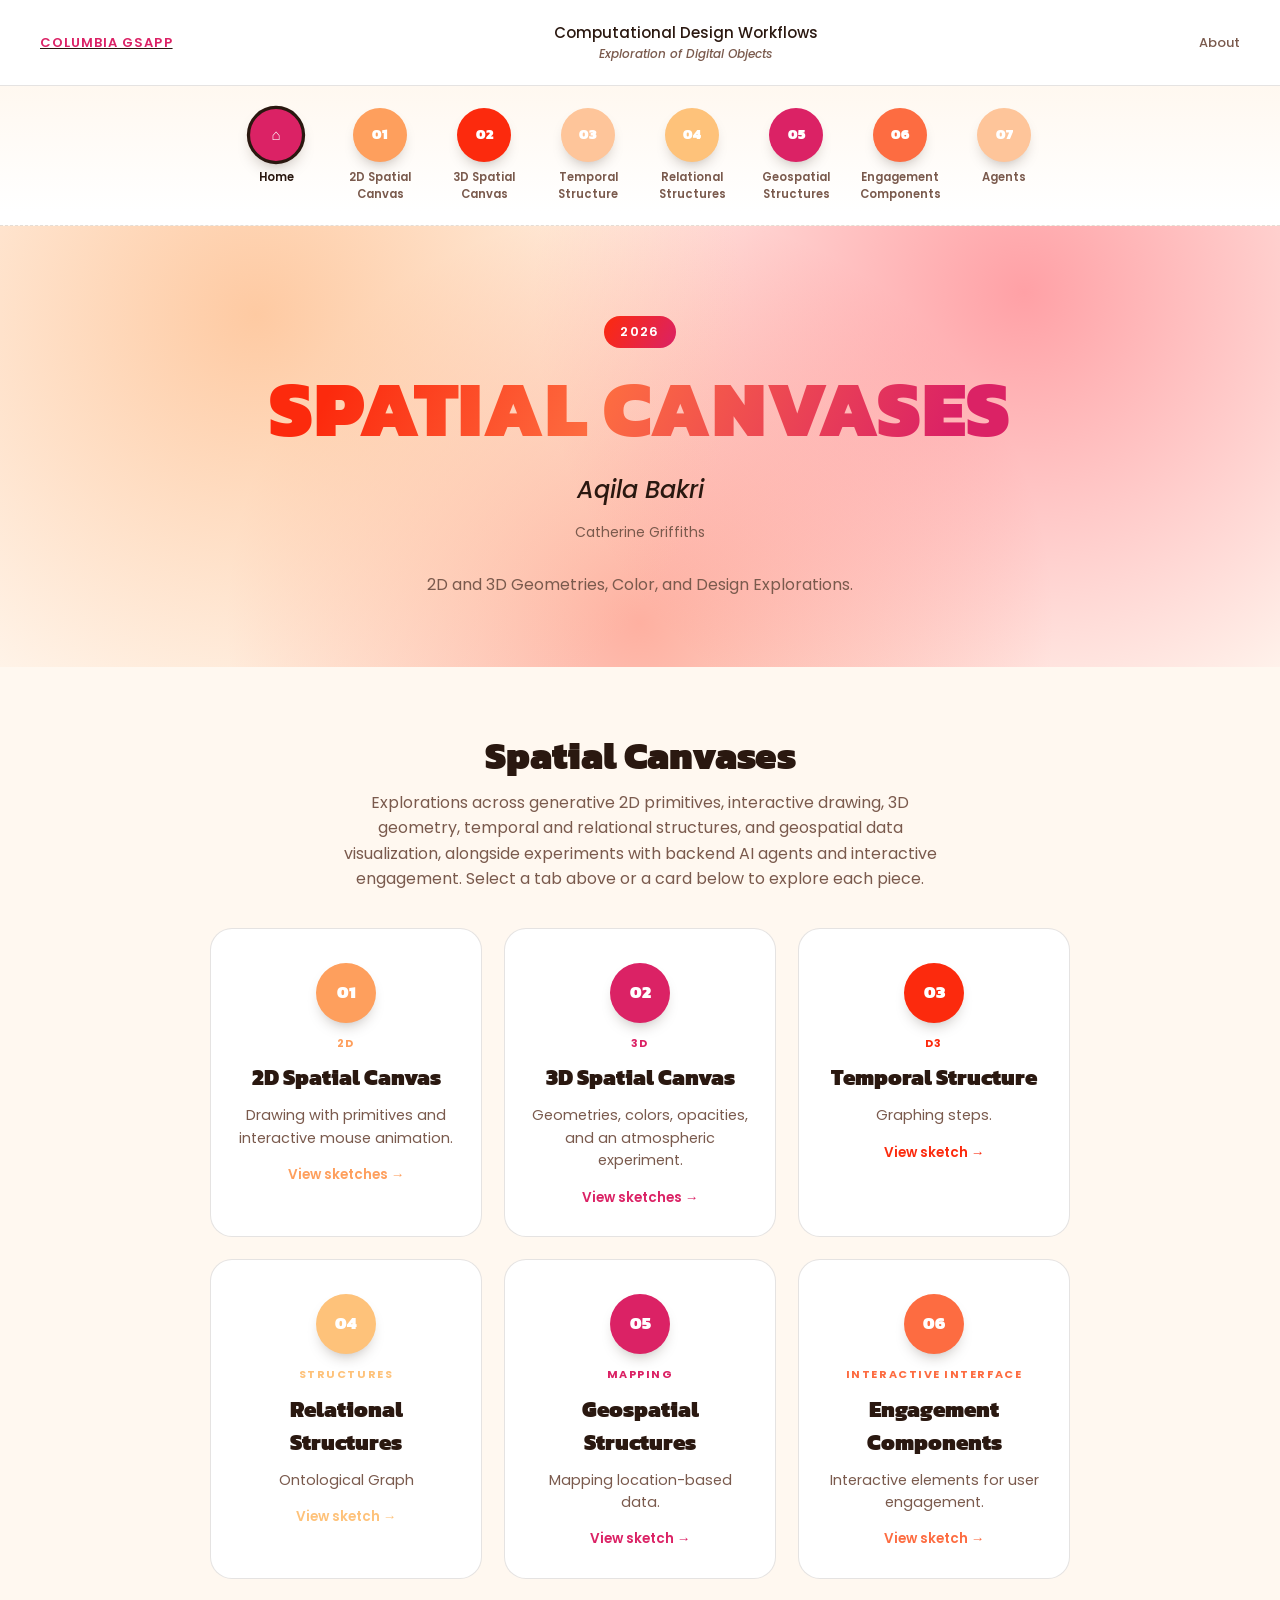
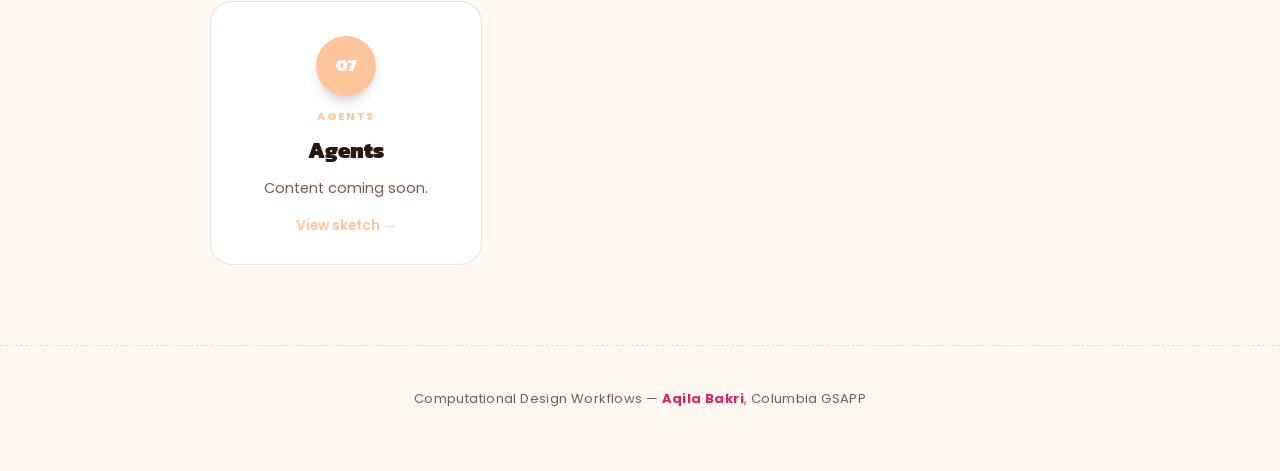
<file: index.html>
<!DOCTYPE html>
<html lang="en">
<head>
  <meta charset="UTF-8">
  <meta name="viewport" content="width=device-width, initial-scale=1.0">
  <title>Spatial Canvases — Module 1</title>
  <link href="https://fonts.googleapis.com/css2?family=Kanit:wght@900&family=Poppins:wght@300;400;500;600;700;800&display=swap" rel="stylesheet">
  <link rel="stylesheet" href="style.css">
</head>
<body>

  <!-- Site header. Same on every page: school, course, About link. -->
  <header class="site-header">
    <a href="https://www.arch.columbia.edu/"><div class="left">Columbia GSAPP</div></a>
    <div class="center">
      Computational Design Workflows
      <span>Exploration of Digital Objects</span>
    </div>
    <div class="right"><a href="#">About</a></div>
  </header>

  <!-- Tab bar. I copy this same block into all eight pages and move the
       "active" class to whichever page I'm on. Each tab carries its own
       --tab-color, which style.css uses to fill in the circle. -->
  <nav class="site-tabs">
    <a href="index.html" class="tab-link active" style="--tab-color: var(--pink);">
      <span class="tab-circle">&#8962;</span>
      <span class="tab-label">Home</span>
    </a>
    <a href="2d-explorations.html" class="tab-link" style="--tab-color: var(--orange);">
      <span class="tab-circle">01</span>
      <span class="tab-label">2D Spatial Canvas</span>
    </a>
    <a href="3d-explorations.html" class="tab-link" style="--tab-color: var(--red);">
      <span class="tab-circle">02</span>
      <span class="tab-label">3D Spatial Canvas</span>
    </a>
    <a href="d3-exploration.html" class="tab-link" style="--tab-color: var(--peach);">
      <span class="tab-circle">03</span>
      <span class="tab-label">Temporal Structure</span>
    </a>
    <a href="relational.html" class="tab-link" style="--tab-color: var(--light-orange);">
      <span class="tab-circle">04</span>
      <span class="tab-label">Relational Structures</span>
    </a>
    <a href="geospatial.html" class="tab-link" style="--tab-color: var(--pink);">
      <span class="tab-circle">05</span>
      <span class="tab-label">Geospatial Structures</span>
    </a>
    <a href="engagement.html" class="tab-link" style="--tab-color: var(--coral);">
      <span class="tab-circle">06</span>
      <span class="tab-label">Engagement Components</span>
    </a>
    <a href="agents.html" class="tab-link" style="--tab-color: var(--peach);">
      <span class="tab-circle">07</span>
      <span class="tab-label">Agents</span>
    </a>
  </nav>

  <!-- Hero. Only the home page has this. -->
  <header class="hero">
    <div class="hero-inner">
      <span class="project-meta">2026</span>
      <h1 class="project-title">Spatial Canvases</h1>
      <p class="project-subtitle">Aqila Bakri</p>
      <p class="advisor">Catherine Griffiths</p>
      <p class="intro">2D and 3D Geometries, Color, and Design Explorations.</p>
    </div>
  </header>

  <main>
    <h2 class="section-title" style="text-align:center; margin-bottom: 6px;">Spatial Canvases</h2>
    <p class="description" style="max-width: 620px; margin: 0 auto 36px; text-align:center;">Explorations across generative 2D primitives, interactive drawing, 3D geometry, temporal and relational structures, and geospatial data visualization, alongside experiments with backend AI agents and interactive engagement. Select a tab above or a card below to explore each piece.</p>

    <!-- Card grid. One card per tab, numbered to match the tab bar above, so
         adding a tab means adding a card here too. --accent tints the card. -->
    <div class="tab-grid">

      <a href="2d-explorations.html" class="tab-card" style="--accent: var(--orange);">
        <span class="card-index">01</span>
        <span class="card-tag">2D</span>
        <h3>2D Spatial Canvas</h3>
        <p>Drawing with primitives and interactive mouse animation.</p>
        <span class="card-cta">View sketches &#8594;</span>
      </a>

      <a href="3d-explorations.html" class="tab-card" style="--accent: var(--pink);">
        <span class="card-index">02</span>
        <span class="card-tag">3D</span>
        <h3>3D Spatial Canvas</h3>
        <p>Geometries, colors, opacities, and an atmospheric experiment.</p>
        <span class="card-cta">View sketches &#8594;</span>
      </a>

      <a href="d3-exploration.html" class="tab-card" style="--accent: var(--red);">
        <span class="card-index">03</span>
        <span class="card-tag">D3</span>
        <h3>Temporal Structure</h3>
        <p>Graphing steps.</p>
        <span class="card-cta">View sketch &#8594;</span>
      </a>

      <a href="relational.html" class="tab-card" style="--accent: var(--light-orange);">
        <span class="card-index">04</span>
        <span class="card-tag">STRUCTURES</span>
        <h3>Relational Structures</h3>
        <p>Ontological Graph</p>
        <span class="card-cta">View sketch &#8594;</span>
      </a>

      <a href="geospatial.html" class="tab-card" style="--accent: var(--pink);">
        <span class="card-index">05</span>
        <span class="card-tag">MAPPING</span>
        <h3>Geospatial Structures</h3>
        <p>Mapping location-based data.</p>
        <span class="card-cta">View sketch &#8594;</span>
      </a>

      <a href="engagement.html" class="tab-card" style="--accent: var(--coral);">
        <span class="card-index">06</span>
        <span class="card-tag">INTERACTIVE INTERFACE</span>
        <h3>Engagement Components</h3>
        <p>Interactive elements for user engagement.</p>
        <span class="card-cta">View sketch &#8594;</span>
      </a>

      <a href="agents.html" class="tab-card" style="--accent: var(--peach);">
        <span class="card-index">07</span>
        <span class="card-tag">AGENTS</span>
        <h3>Agents</h3>
        <p>Content coming soon.</p>
        <span class="card-cta">View sketch &#8594;</span>
      </a>

    </div>
  </main>

  <footer class="site-footer">
    <p>Computational Design Workflows — <strong>Aqila Bakri</strong>, Columbia GSAPP</p>
  </footer>

</body>
</html>
</file>
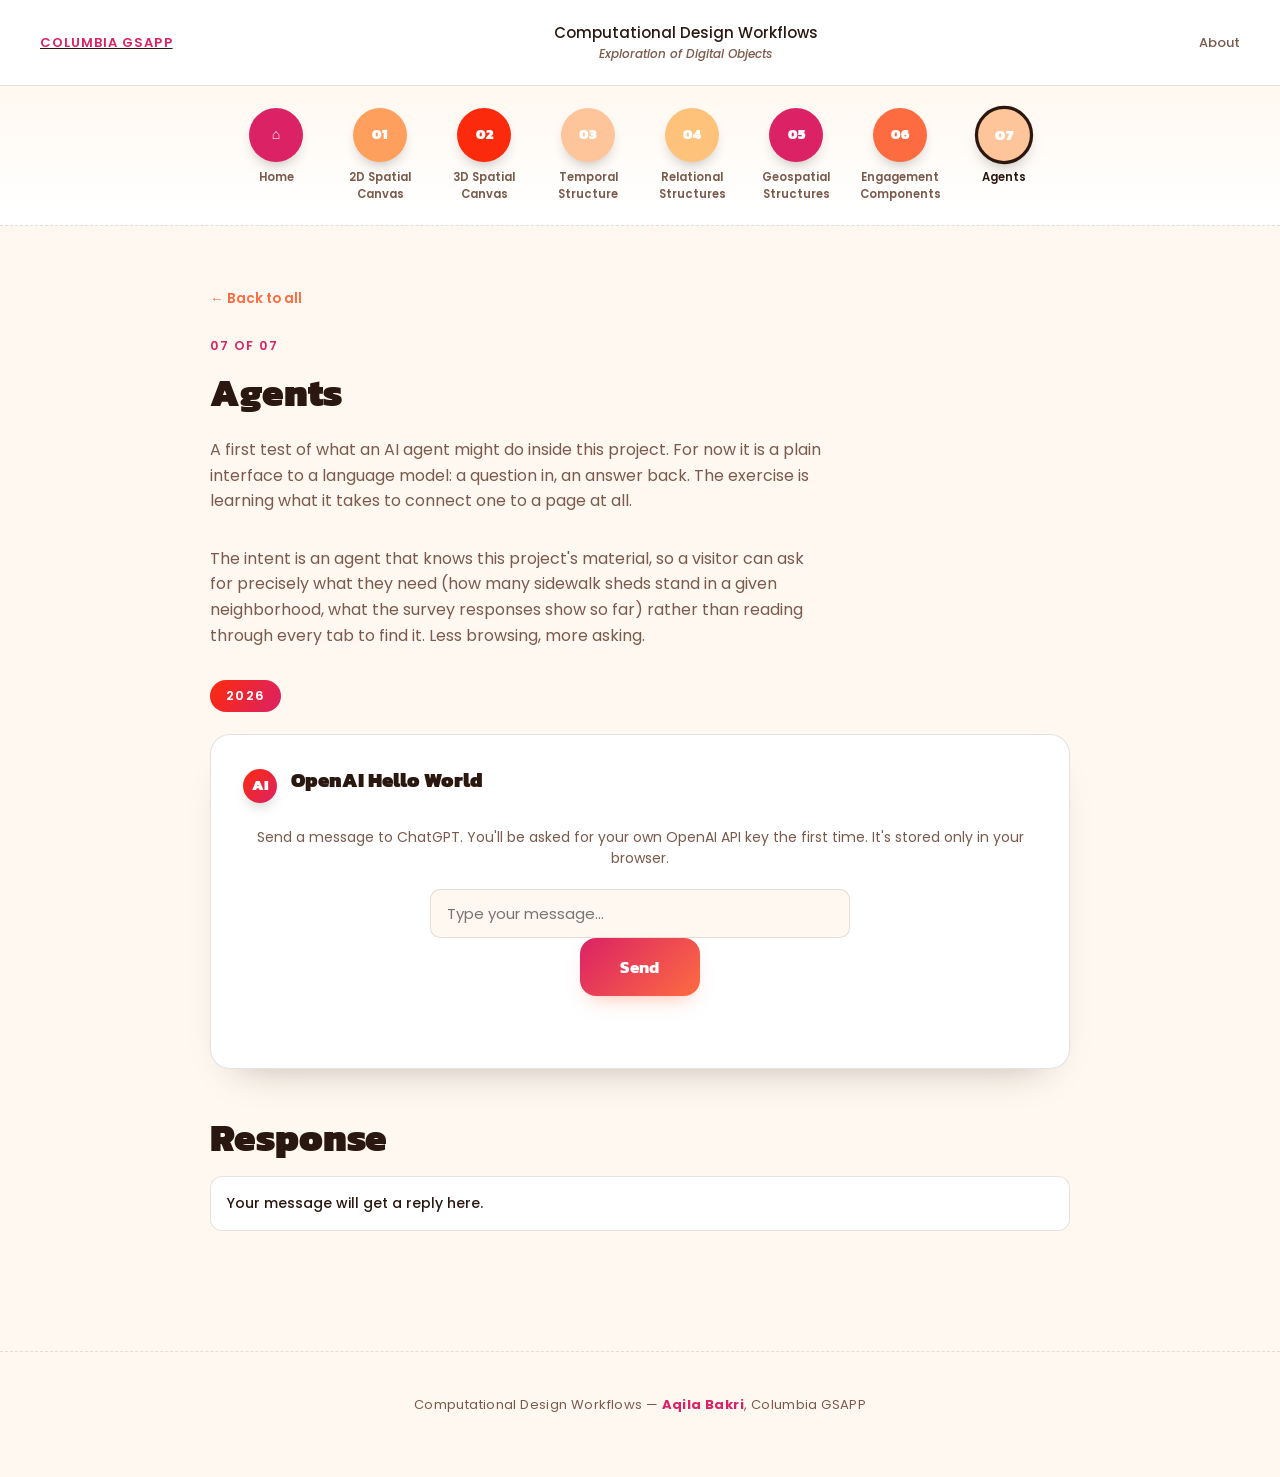
<file: agents.html>
<!DOCTYPE html>
<html lang="en">
<head>
  <meta charset="UTF-8">
  <meta name="viewport" content="width=device-width, initial-scale=1.0">
  <title>Agents</title>
  <link href="https://fonts.googleapis.com/css2?family=Kanit:wght@900&family=Poppins:wght@300;400;500;600;700;800&display=swap" rel="stylesheet">
  <link rel="stylesheet" href="style.css">
</head>
<body>

  <!-- Site header. Same on every page. -->
  <header class="site-header">
    <a href="https://www.arch.columbia.edu/"><div class="left">Columbia GSAPP</div></a>
    <div class="center">
      Computational Design Workflows
      <span>Exploration of Digital Objects</span>
    </div>
    <div class="right"><a href="#">About</a></div>
    
  </header>

  <!-- Tab bar. The same block sits on every page; the tab for the page I'm on
       carries the "active" class. --tab-color sets that tab's circle color. -->
  <nav class="site-tabs">
    <a href="index.html" class="tab-link" style="--tab-color: var(--pink);">
      <span class="tab-circle">&#8962;</span>
      <span class="tab-label">Home</span>
    </a>
    <a href="2d-explorations.html" class="tab-link" style="--tab-color: var(--orange);">
      <span class="tab-circle">01</span>
      <span class="tab-label">2D Spatial Canvas</span>
    </a>
    <a href="3d-explorations.html" class="tab-link" style="--tab-color: var(--red);">
      <span class="tab-circle">02</span>
      <span class="tab-label">3D Spatial Canvas</span>
    </a>
    <a href="d3-exploration.html" class="tab-link" style="--tab-color: var(--peach);">
      <span class="tab-circle">03</span>
      <span class="tab-label">Temporal Structure</span>
    </a>
    <a href="relational.html" class="tab-link" style="--tab-color: var(--light-orange);">
      <span class="tab-circle">04</span>
      <span class="tab-label">Relational Structures</span>
    </a>
    <a href="geospatial.html" class="tab-link" style="--tab-color: var(--pink);">
      <span class="tab-circle">05</span>
      <span class="tab-label">Geospatial Structures</span>
    </a>
    <a href="engagement.html" class="tab-link" style="--tab-color: var(--coral);">
      <span class="tab-circle">06</span>
      <span class="tab-label">Engagement Components</span>
    </a>
    <a href="agents.html" class="tab-link active" style="--tab-color: var(--peach);">
      <span class="tab-circle">07</span>
      <span class="tab-label">Agents</span>
    </a>
  </nav>

  <main>
    <a href="index.html" class="back-link">&#8592; Back to all</a>

    <p class="section-eyebrow">07 of 07</p>
    <h1 class="section-title">Agents</h1>
    <p class="description">
      A first test of what an AI agent might do inside this project. For now it is a plain interface
      to a language model: a question in, an answer back. The exercise is learning what it takes
      to connect one to a page at all.
    </p>
    <p class="description">
      The intent is an agent that knows this project's material, so a visitor can ask for precisely
      what they need (how many sidewalk sheds stand in a given neighborhood, what the survey
      responses show so far) rather than reading through every tab to find it. Less browsing, more
      asking.
    </p>
    <div class="project-meta">2026</div>

    <!-- Chat box. I reuse the .poll-container card styling from the Engagement
         tab so this page matches without new CSS. The input, the Send button,
         and the #output div below are the three ids agents.js looks for. -->
    <div class="poll-container">
      <div class="poll-question">
        <span class="question-number">AI</span>
        <h3>OpenAI Hello World</h3>
      </div>
      <p class="survey-label">Send a message to ChatGPT. You'll be asked for your own OpenAI API key the first time. It's stored only in your browser.</p>
      <input type="text" id="user-input" class="survey-text-input" placeholder="Type your message...">
      <div class="survey-submit-wrap">
        <button id="send-btn" class="survey-submit-btn">Send</button>
      </div>
    </div>

    <div class="section-title">Response</div>
    <div id="output" class="status-display">
      <p>Your message will get a reply here.</p>
    </div>
  </main>

  <!-- Sends the message straight from the browser to the OpenAI API. No key is
       stored in this repo: each visitor is asked for their own, and it stays in
       their browser's localStorage. -->
  <script src="js/agents.js"></script>

  <!-- Footer. Same on every page. -->
  <footer class="site-footer">
    <p>Computational Design Workflows — <strong>Aqila Bakri</strong>, Columbia GSAPP</p>
  </footer>

</body>
</html>
</file>
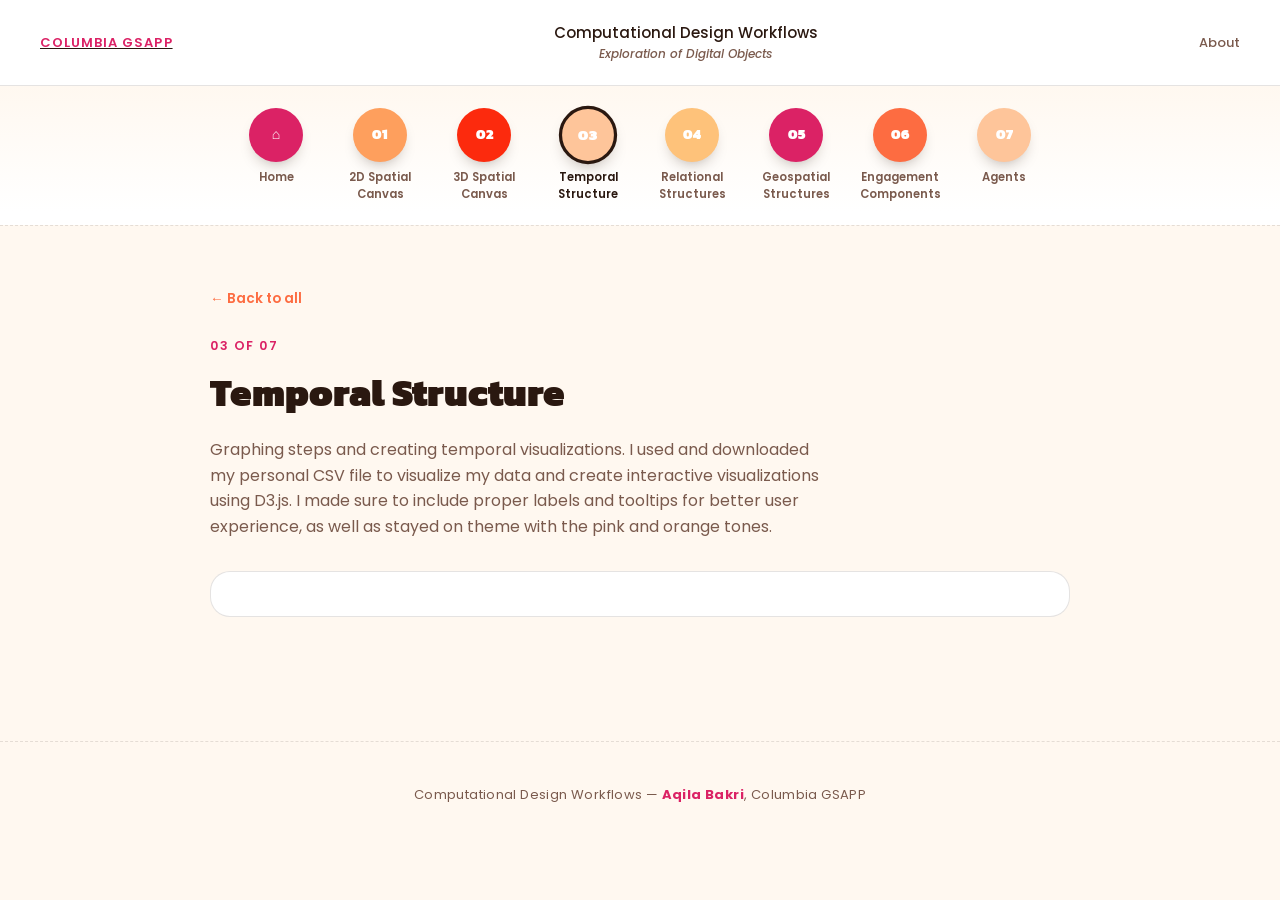
<file: d3-exploration.html>
<!DOCTYPE html>
<html lang="en">
<head>
  <meta charset="UTF-8">
  <meta name="viewport" content="width=device-width, initial-scale=1.0">
  <title>Temporal Structure — Spatial Canvases</title>
  <script src="https://d3js.org/d3.v7.min.js"></script>
  <link href="https://fonts.googleapis.com/css2?family=Kanit:wght@900&family=Poppins:wght@300;400;500;600;700;800&display=swap" rel="stylesheet">
  <link rel="stylesheet" href="style.css">
</head>
<body>

  <!-- Site header. Same on every page. -->
  <header class="site-header">
    <a href="https://www.arch.columbia.edu/"><div class="left">Columbia GSAPP</div></a>
    <div class="center">
      Computational Design Workflows
      <span>Exploration of Digital Objects</span>
    </div>
    <div class="right"><a href="#">About</a></div>
  </header>

  <!-- Tab bar. The same block sits on every page; the tab for the page I'm on
       carries the "active" class. --tab-color sets that tab's circle color. -->
  <nav class="site-tabs">
    <a href="index.html" class="tab-link" style="--tab-color: var(--pink);">
      <span class="tab-circle">&#8962;</span>
      <span class="tab-label">Home</span>
    </a>
    <a href="2d-explorations.html" class="tab-link" style="--tab-color: var(--orange);">
      <span class="tab-circle">01</span>
      <span class="tab-label">2D Spatial Canvas</span>
    </a>
    <a href="3d-explorations.html" class="tab-link" style="--tab-color: var(--red);">
      <span class="tab-circle">02</span>
      <span class="tab-label">3D Spatial Canvas</span>
    </a>
    <a href="d3-exploration.html" class="tab-link active" style="--tab-color: var(--peach);">
      <span class="tab-circle">03</span>
      <span class="tab-label">Temporal Structure</span>
    </a>
    <a href="relational.html" class="tab-link" style="--tab-color: var(--light-orange);">
      <span class="tab-circle">04</span>
      <span class="tab-label">Relational Structures</span>
    </a>
    <a href="geospatial.html" class="tab-link" style="--tab-color: var(--pink);">
      <span class="tab-circle">05</span>
      <span class="tab-label">Geospatial Structures</span>
    </a>
    <a href="engagement.html" class="tab-link" style="--tab-color: var(--coral);">
      <span class="tab-circle">06</span>
      <span class="tab-label">Engagement Components</span>
    </a>
    <a href="agents.html" class="tab-link" style="--tab-color: var(--peach);">
      <span class="tab-circle">07</span>
      <span class="tab-label">Agents</span>
    </a>
  </nav>

  <main>
    <a href="index.html" class="back-link">&#8592; Back to all</a>

    <p class="section-eyebrow">03 of 07</p>
    <h1 class="section-title">Temporal Structure</h1>
    <p class="description">Graphing steps and creating temporal visualizations. I used and downloaded my personal CSV file to visualize my data and create interactive visualizations using D3.js. I made sure to include proper labels and tooltips for better user experience, as well as stayed on theme with the pink and orange tones. </p>

    <!-- The heatmap is drawn into this empty div. D3 builds the SVG itself, so
         there is no markup for the calendar here. -->
    <div class="canvas-frame">
      <div id="d3-container-4"></div>
    </div>
  </main>

  <!-- Footer. Same on every page. -->
  <footer class="site-footer">
    <p>Computational Design Workflows — <strong>Aqila Bakri</strong>, Columbia GSAPP</p>
  </footer>

  <!-- Reads my step counts from data/my-steps.csv. Because it loads a file,
       this page needs a local server rather than opening the file directly. -->
  <script src="js/d3-exploration.js"></script>

</body>
</html>
</file>
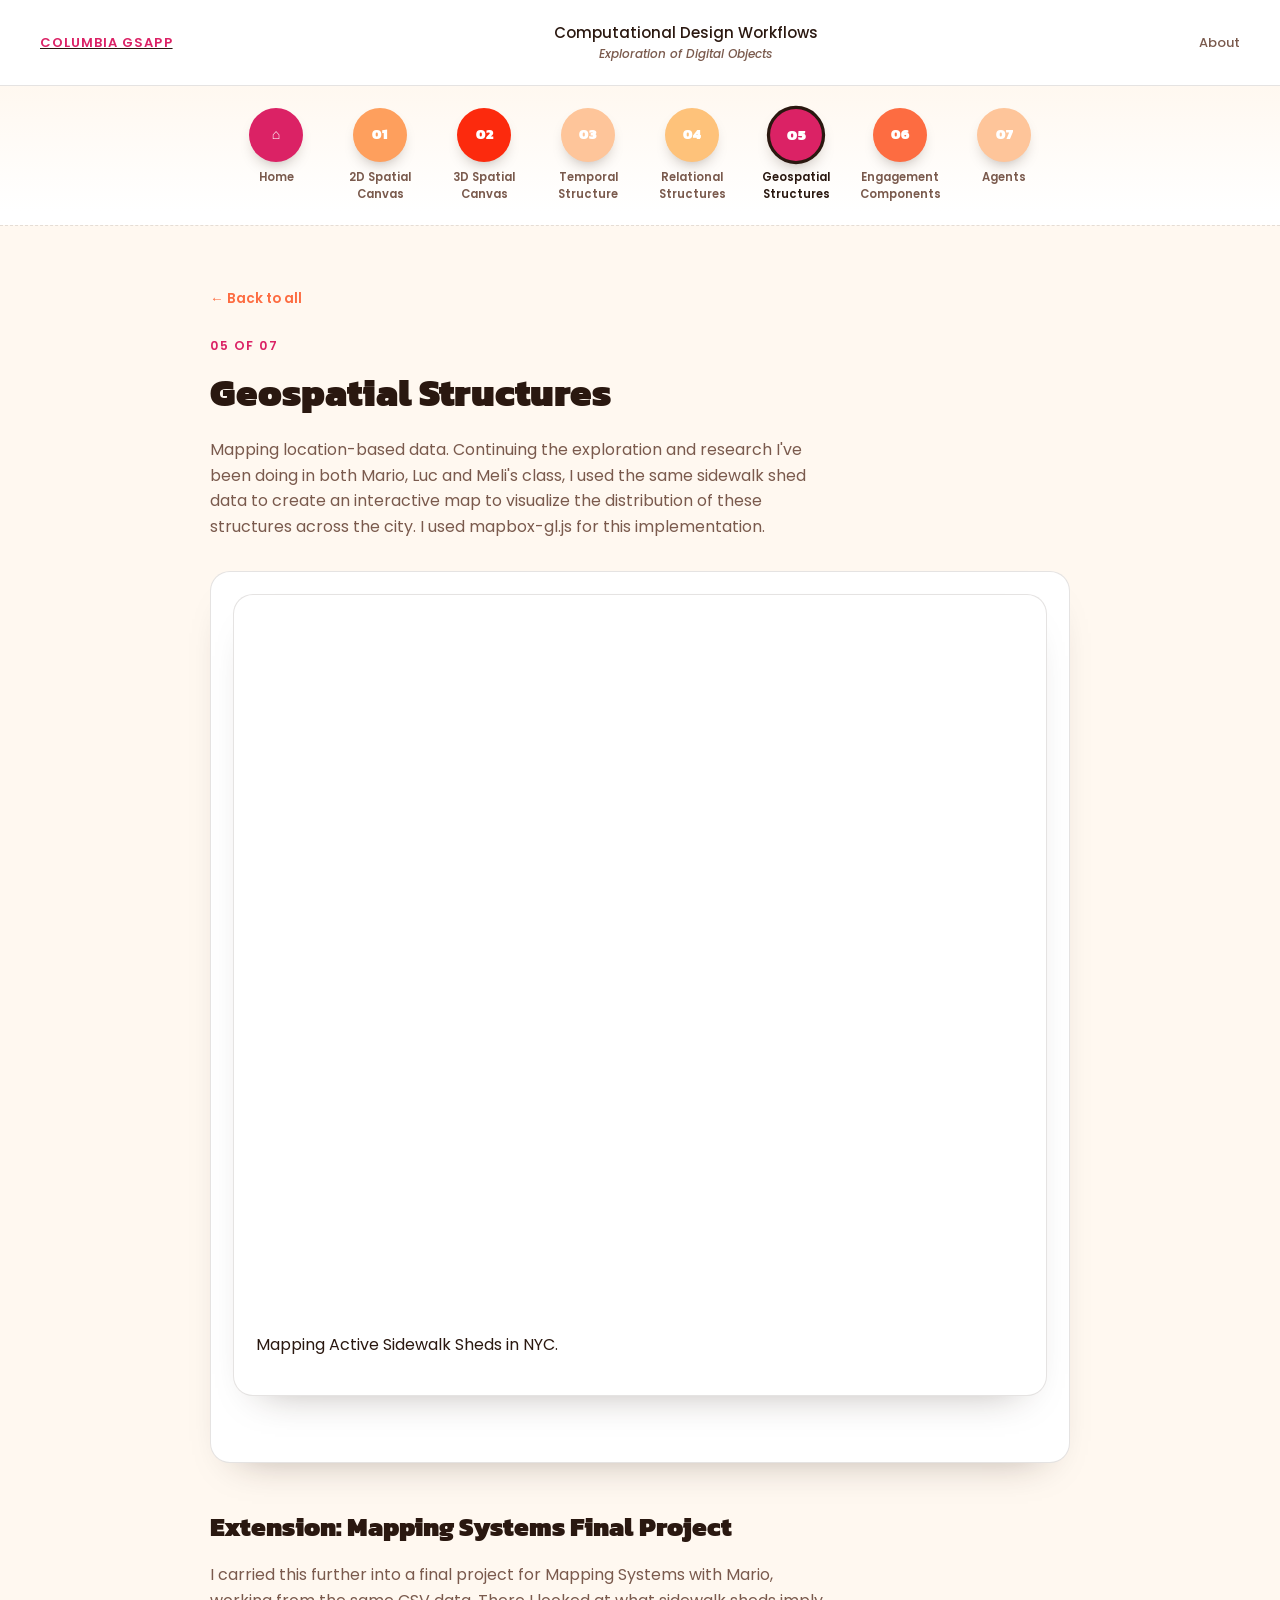
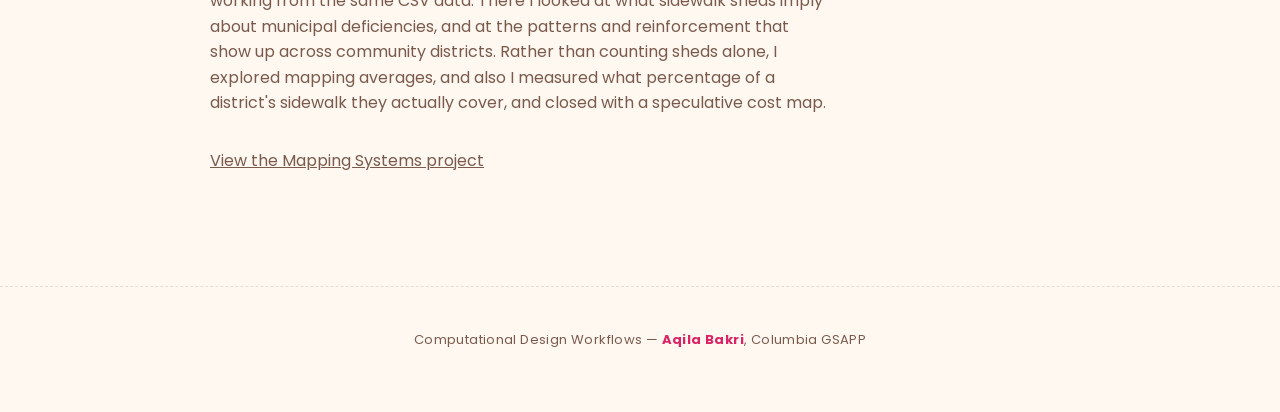
<file: geospatial.html>
<!DOCTYPE html>
<html lang="en">
<head>
  <meta charset="UTF-8">
  <meta name="viewport" content="width=device-width, initial-scale=1.0">
  <title>Geospatial Structures — Spatial Canvases</title>
  <link href="https://fonts.googleapis.com/css2?family=Kanit:wght@900&family=Poppins:wght@300;400;500;600;700;800&display=swap" rel="stylesheet">
  <link rel="stylesheet" href="style.css">
</head>
<body>

  <!-- Site header. Same on every page. -->
  <header class="site-header">
    <a href="https://www.arch.columbia.edu/"><div class="left">Columbia GSAPP</div></a>
    <div class="center">
      Computational Design Workflows
      <span>Exploration of Digital Objects</span>
    </div>
    <div class="right"><a href="#">About</a></div>
  </header>

  <!-- Tab bar. The same block sits on every page; the tab for the page I'm on
       carries the "active" class. --tab-color sets that tab's circle color. -->
  <nav class="site-tabs">
    <a href="index.html" class="tab-link" style="--tab-color: var(--pink);">
      <span class="tab-circle">&#8962;</span>
      <span class="tab-label">Home</span>
    </a>
    <a href="2d-explorations.html" class="tab-link" style="--tab-color: var(--orange);">
      <span class="tab-circle">01</span>
      <span class="tab-label">2D Spatial Canvas</span>
    </a>
    <a href="3d-explorations.html" class="tab-link" style="--tab-color: var(--red);">
      <span class="tab-circle">02</span>
      <span class="tab-label">3D Spatial Canvas</span>
    </a>
    <a href="d3-exploration.html" class="tab-link" style="--tab-color: var(--peach);">
      <span class="tab-circle">03</span>
      <span class="tab-label">Temporal Structure</span>
    </a>
    <a href="relational.html" class="tab-link" style="--tab-color: var(--light-orange);">
      <span class="tab-circle">04</span>
      <span class="tab-label">Relational Structures</span>
    </a>
    <a href="geospatial.html" class="tab-link active" style="--tab-color: var(--pink);">
      <span class="tab-circle">05</span>
      <span class="tab-label">Geospatial Structures</span>
    </a>
    <a href="engagement.html" class="tab-link" style="--tab-color: var(--coral);">
      <span class="tab-circle">06</span>
      <span class="tab-label">Engagement Components</span>
    </a>
    <a href="agents.html" class="tab-link" style="--tab-color: var(--peach);">
      <span class="tab-circle">07</span>
      <span class="tab-label">Agents</span>
    </a>
  </nav>

  <main>
    <a href="index.html" class="back-link">&#8592; Back to all</a>

    <p class="section-eyebrow">05 of 07</p>
    <h1 class="section-title">Geospatial Structures</h1>
    <p class="description">Mapping location-based data.  Continuing the exploration and research I've been doing in both Mario, Luc and Meli's class, I used the same sidewalk shed data to create an  interactive map to visualize the distribution of these structures across the city. I used mapbox-gl.js for this implementation.</p>

    <div class="canvas-frame">
      <div class="canvas-frame">
        <div id="mapbox-container-3" style="width: 100%; height: 700px; margin: 0 auto;"></div>
        <p class="caption">Mapping Active Sidewalk Sheds in NYC.</p>
    </div>
    </div>

    <h2 class="sketch-title">Extension: Mapping Systems Final Project</h2>
    <p class="description">
      I carried this further into a final project for Mapping Systems with Mario, working from the
      same CSV data. There I looked at what sidewalk sheds imply about municipal deficiencies, and
      at the patterns and reinforcement that show up across community districts. Rather than
      counting sheds alone, I explored mapping averages, and also  I measured what percentage of a district's 
      sidewalk they actually cover, and closed with a speculative cost map. 
    </p>
    <p class="description">
      <a href="https://alb2376-stack.github.io/mapping-systems-scaffolding/" target="_blank" rel="noopener">View the Mapping Systems project</a>
    </p>
  </main>
  <!-- Mapbox GL JS, then my map script. It loads data/sheds.geojson, clusters
       the permit points, and colors them by borough. Needs a local server. -->
  <script src="https://api.mapbox.com/mapbox-gl-js/v2.15.0/mapbox-gl.js"></script>
  <script src="js/geospatial.js"></script>

  <!-- Footer. Same on every page. -->
  <footer class="site-footer">
    <p>Computational Design Workflows — <strong>Aqila Bakri</strong>, Columbia GSAPP</p>
  </footer>

</body>
</html>
</file>
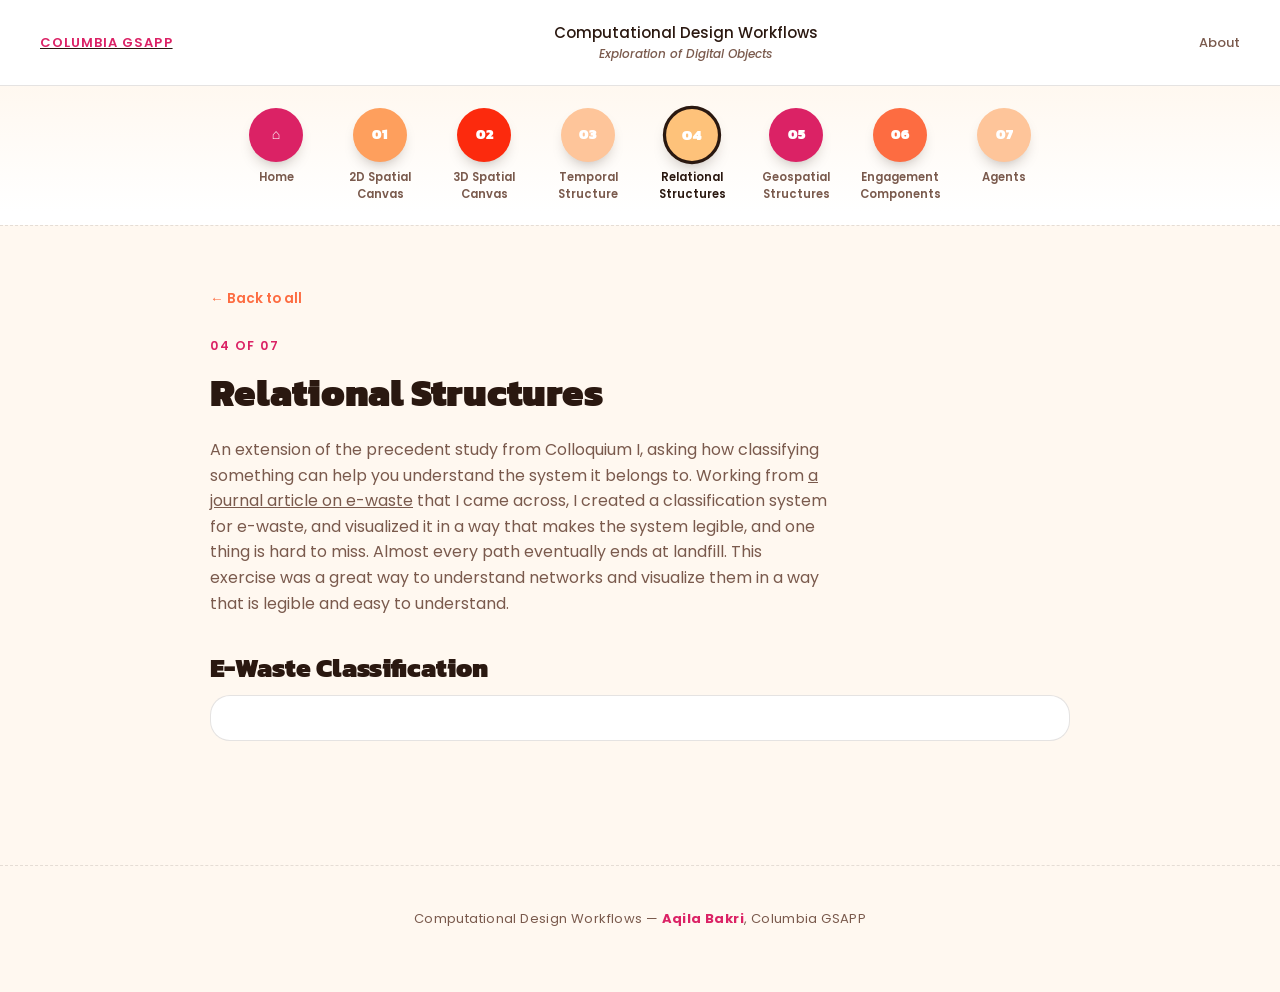
<file: relational.html>
<!DOCTYPE html>
<html lang="en">
<head>
  <meta charset="UTF-8">
  <meta name="viewport" content="width=device-width, initial-scale=1.0">
  <title>Relational Structures — Spatial Canvases</title>
  <script src="https://d3js.org/d3.v7.min.js"></script>
  <link href="https://fonts.googleapis.com/css2?family=Kanit:wght@900&family=Poppins:wght@300;400;500;600;700;800&display=swap" rel="stylesheet">
  <link rel="stylesheet" href="style.css">
</head>
<body>

  <!-- Site header. Same on every page. -->
  <header class="site-header">
    <a href="https://www.arch.columbia.edu/"><div class="left">Columbia GSAPP</div></a>
    <div class="center">
      Computational Design Workflows
      <span>Exploration of Digital Objects</span>
    </div>
    <div class="right"><a href="#">About</a></div>
  </header>

  <!-- Tab bar. The same block sits on every page; the tab for the page I'm on
       carries the "active" class. --tab-color sets that tab's circle color. -->
  <nav class="site-tabs">
    <a href="index.html" class="tab-link" style="--tab-color: var(--pink);">
      <span class="tab-circle">&#8962;</span>
      <span class="tab-label">Home</span>
    </a>
    <a href="2d-explorations.html" class="tab-link" style="--tab-color: var(--orange);">
      <span class="tab-circle">01</span>
      <span class="tab-label">2D Spatial Canvas</span>
    </a>
    <a href="3d-explorations.html" class="tab-link" style="--tab-color: var(--red);">
      <span class="tab-circle">02</span>
      <span class="tab-label">3D Spatial Canvas</span>
    </a>
    <a href="d3-exploration.html" class="tab-link" style="--tab-color: var(--peach);">
      <span class="tab-circle">03</span>
      <span class="tab-label">Temporal Structure</span>
    </a>
    <a href="relational.html" class="tab-link active" style="--tab-color: var(--light-orange);">
      <span class="tab-circle">04</span>
      <span class="tab-label">Relational Structures</span>
    </a>
    <a href="geospatial.html" class="tab-link" style="--tab-color: var(--pink);">
      <span class="tab-circle">05</span>
      <span class="tab-label">Geospatial Structures</span>
    </a>
    <a href="engagement.html" class="tab-link" style="--tab-color: var(--coral);">
      <span class="tab-circle">06</span>
      <span class="tab-label">Engagement Components</span>
    </a>
    <a href="agents.html" class="tab-link" style="--tab-color: var(--peach);">
      <span class="tab-circle">07</span>
      <span class="tab-label">Agents</span>
    </a>
  </nav>

  <main>
    <a href="index.html" class="back-link">&#8592; Back to all</a>

    <p class="section-eyebrow">04 of 07</p>
    <h1 class="section-title">Relational Structures</h1>
    <p class="description">
      An extension of the precedent study from Colloquium I, asking how classifying something can
      help you understand the system it belongs to. Working from
      <a href="https://www.bakerinstitute.org/research/closing-loop-worlds-fastest-growing-waste-stream-electronics" target="_blank" rel="noopener">a journal article on e-waste</a>
      that I came across, I created a classification system for e-waste, and visualized it in a way that makes the
      system legible, and one thing is hard to miss. Almost every path eventually ends at landfill. This exercise was a great way to understand networks and visualize them in a way that is legible and easy to understand.
    </p>

    <h2 class="sketch-title">E-Waste Classification</h2>

    <div class="canvas-frame">
      <div id="d3-container-1"></div>
    </div>
  </main>

  <!-- Footer. Same on every page. -->
  <footer class="site-footer">
    <p>Computational Design Workflows — <strong>Aqila Bakri</strong>, Columbia GSAPP</p>
  </footer>

  <!-- Builds the graph from data/edges.csv. There is no separate node list:
       the nodes are worked out from whatever ids appear in the edges. Needs a
       local server, since it loads a file. -->
  <script src="js/relational.js"></script>

</body>
</html>
</file>
<file: style.css>
/* ==========================================================================
   Spatial Canvases - all styling for every page in the site.
   Organized top to bottom in the order things appear: header, tab bar, hero,
   home cards, subpage headings, canvas frames, then the poll and survey
   components used on the Engagement and Agents tabs.
   Colors live as tokens in :root below, so changing one there changes it
   everywhere. Per-tab accents come in from the HTML as --tab-color/--accent.
   ========================================================================== */

@import url('https://fonts.googleapis.com/css2?family=Kanit:wght@900&family=Poppins:wght@300;400;500;600;700;800&display=swap');

:root {
  --cream: #fff8f0;
  --white: #ffffff;
  --peach: #fec59a;
  --orange: #fe9f5d;
  --coral: #fd6c41;
  --red: #fc2a0d;
  --pink: #db2265;
  --pink-light: #ff5969;
  --light-orange: #fec27a;
  --teal: #4f9d9a;
  --ink: #2a1810;
  --ink-soft: #7a5a4d;
  --line: rgba(42, 24, 16, 0.12);
}

* {
  box-sizing: border-box;
}

body {
  font-family: 'Poppins', sans-serif;
  background-color: var(--cream);
  color: var(--ink);
  margin: 0;
  padding: 0;
  line-height: 1.5;
}

a {
  color: inherit;
}

/* ---------- Site header ---------- */

header.site-header {
  display: flex;
  justify-content: space-between;
  align-items: center;
  padding: 22px 40px;
  background: var(--white);
  border-bottom: 1px solid var(--line);
}

header.site-header .left {
  font-weight: 600;
  font-size: 13px;
  letter-spacing: 0.08em;
  text-transform: uppercase;
  color: var(--pink);
}

header.site-header .center {
  font-weight: 500;
  text-align: center;
  font-size: 15px;
  color: var(--ink);
}

header.site-header .center span {
  display: block;
  font-size: 12px;
  color: var(--ink-soft);
  font-style: italic;
}

header.site-header .right a {
  font-weight: 500;
  font-size: 13px;
  text-decoration: none;
  color: var(--ink-soft);
}

header.site-header .right a:hover {
  color: var(--pink);
}

/* ---------- Tab navigation ---------- */

.site-tabs {
  display: flex;
  gap: 26px;
  flex-wrap: wrap;
  justify-content: center;
  padding: 22px 40px;
  background: linear-gradient(180deg, var(--cream), var(--white) 90%);
  border-bottom: 1px dashed var(--line);
}

.tab-link {
  flex: 0 0 auto;
  display: flex;
  flex-direction: column;
  align-items: center;
  gap: 7px;
  text-decoration: none;
  color: var(--ink-soft);
  font-weight: 600;
  font-size: 11.5px;
  text-align: center;
  width: 78px;
}

.tab-circle {
  width: 54px;
  height: 54px;
  border-radius: 50%;
  display: flex;
  align-items: center;
  justify-content: center;
  background: var(--tab-color, var(--orange));
  color: var(--tab-text, #ffffff);
  font-family: 'Kanit', sans-serif;
  font-weight: 900;
  font-size: 14px;
  border: 3px solid transparent;
  box-shadow: 0 8px 16px -8px rgba(42, 24, 16, 0.4);
  transition: transform 0.2s ease, box-shadow 0.2s ease, border-color 0.2s ease;
}

.tab-link:hover .tab-circle {
  transform: translateY(-3px) scale(1.06);
  box-shadow: 0 12px 20px -8px rgba(42, 24, 16, 0.45);
}

.tab-link.active {
  color: var(--ink);
}

.tab-link.active .tab-circle {
  border-color: var(--ink);
  transform: scale(1.08);
}

/* ---------- Hero (index page) ---------- */

.hero {
  position: relative;
  padding: 90px 20px 70px;
  text-align: center;
  overflow: hidden;
  background-color: var(--cream);
  background-image:
    radial-gradient(circle at 20% 20%, rgba(254, 197, 154, 0.9), transparent 45%),
    radial-gradient(circle at 80% 15%, rgba(255, 89, 105, 0.55), transparent 45%),
    radial-gradient(circle at 50% 90%, rgba(252, 42, 13, 0.35), transparent 55%);
}

.hero-inner {
  position: relative;
  max-width: 760px;
  margin: 0 auto;
}

.project-meta {
  display: inline-block;
  font-family: 'Poppins', sans-serif;
  font-weight: 600;
  font-size: 13px;
  letter-spacing: 0.1em;
  color: var(--white);
  background: linear-gradient(120deg, var(--red), var(--pink));
  padding: 6px 16px;
  border-radius: 999px;
  margin-bottom: 22px;
}

.project-title {
  font-family: 'Kanit', sans-serif;
  font-weight: 900;
  text-transform: uppercase;
  letter-spacing: 0.01em;
  font-size: clamp(44px, 8.5vw, 78px);
  line-height: 1;
  margin: 0 0 18px;
  background: linear-gradient(115deg, var(--red) 10%, var(--coral) 45%, var(--pink) 90%);
  -webkit-background-clip: text;
  background-clip: text;
  color: transparent;
}

.project-subtitle {
  font-family: 'Poppins', sans-serif;
  font-style: italic;
  font-weight: 500;
  font-size: clamp(18px, 2.6vw, 24px);
  color: var(--ink);
  margin-bottom: 10px;
}

.advisor {
  font-size: 14px;
  color: var(--ink-soft);
  margin-bottom: 30px;
}

.hero p.intro {
  max-width: 560px;
  margin: 0 auto;
  font-size: 16px;
  color: var(--ink-soft);
}

/* ---------- Layout ---------- */

main {
  max-width: 900px;
  margin: 0 auto;
  padding: 60px 20px 40px;
}

/* ---------- Tab cards grid (index page) ---------- */

.tab-grid {
  display: grid;
  grid-template-columns: repeat(auto-fit, minmax(250px, 1fr));
  gap: 22px;
  margin-top: 10px;
}

.tab-card {
  display: flex;
  flex-direction: column;
  align-items: center;
  text-align: center;
  gap: 10px;
  padding: 34px 24px 28px;
  background: var(--white);
  border: 1.5px solid var(--line);
  border-radius: 22px;
  text-decoration: none;
  color: var(--ink);
  transition: transform 0.2s ease, box-shadow 0.2s ease, border-color 0.2s ease;
}

.tab-card:hover {
  transform: translateY(-4px);
  box-shadow: 0 16px 30px -18px rgba(42, 24, 16, 0.35);
  border-color: var(--accent, var(--orange));
}

.tab-card .card-index {
  width: 60px;
  height: 60px;
  display: flex;
  align-items: center;
  justify-content: center;
  border-radius: 50%;
  background: var(--accent, var(--coral));
  color: var(--card-text, #ffffff);
  font-family: 'Kanit', sans-serif;
  font-weight: 900;
  font-size: 17px;
  box-shadow: 0 8px 16px -8px rgba(42, 24, 16, 0.4);
  margin-bottom: 2px;
}

.tab-card .card-tag {
  font-family: 'Poppins', sans-serif;
  font-weight: 700;
  font-size: 11px;
  letter-spacing: 0.14em;
  text-transform: uppercase;
  color: var(--accent, var(--coral));
}

.tab-card h3 {
  font-family: 'Kanit', sans-serif;
  font-weight: 900;
  font-size: 22px;
  margin: 0;
  color: var(--ink);
}

.tab-card p {
  font-size: 14.5px;
  color: var(--ink-soft);
  margin: 0;
  line-height: 1.55;
}

.tab-card .card-cta {
  margin-top: 6px;
  font-weight: 600;
  font-size: 13.5px;
  color: var(--accent, var(--coral));
}

/* ---------- Section heading (subpages) ---------- */

.section-title {
  font-family: 'Kanit', sans-serif;
  font-weight: 900;
  font-size: clamp(28px, 4vw, 38px);
  color: var(--ink);
  margin: 0 0 10px;
}

.section-eyebrow {
  font-weight: 600;
  font-size: 12.5px;
  letter-spacing: 0.12em;
  text-transform: uppercase;
  color: var(--pink);
  margin: 0 0 8px;
}

.sketch-title {
  font-family: 'Kanit', sans-serif;
  font-weight: 900;
  font-size: clamp(20px, 2.6vw, 26px);
  color: var(--ink);
  margin: 0 0 8px;
}

main p.description {
  font-size: 16px;
  line-height: 1.6;
  color: var(--ink-soft);
  margin-bottom: 32px;
  max-width: 620px;
}

/* ---------- Canvas frame ---------- */

.canvas-frame {
  background: var(--white);
  border: 1.5px solid var(--line);
  border-radius: 20px;
  padding: 22px;
  box-shadow: 0 20px 40px -28px rgba(42, 24, 16, 0.4);
  overflow: hidden;
  margin-bottom: 44px;
}

#canvas-container-1,
#canvas-container-2,
#threejs-container-1,
#threejs-container-2,
#d3-container-4 {
  border-radius: 12px;
  overflow: hidden;
  line-height: 0;
}

#d3-container-4 .step-cell {
  cursor: pointer;
}

/* ---------- Step count hover tooltip ---------- */

.step-tooltip {
  position: fixed;
  z-index: 1000;
  pointer-events: none;
  opacity: 0;
  transform: translateY(4px);
  transition: opacity 0.15s ease, transform 0.15s ease;
  background: var(--ink);
  color: var(--white);
  font-family: 'Poppins', sans-serif;
  font-size: 12.5px;
  line-height: 1.45;
  white-space: nowrap;
  padding: 8px 12px;
  border-radius: 10px;
  box-shadow: 0 14px 26px -12px rgba(42, 24, 16, 0.55);
}

.step-tooltip strong {
  font-family: 'Kanit', sans-serif;
  font-weight: 900;
  font-size: 14px;
  color: var(--peach);
}

.step-tooltip.is-visible {
  opacity: 1;
  transform: translateY(0);
}

/* ---------- Back link ---------- */

.back-link {
  display: inline-flex;
  align-items: center;
  gap: 6px;
  font-weight: 600;
  font-size: 13.5px;
  color: var(--coral);
  text-decoration: none;
  margin-bottom: 28px;
}

.back-link:hover {
  color: var(--pink);
}

/* ---------- Footer ---------- */

.site-footer {
  margin-top: 40px;
  padding: 30px 20px 50px;
  text-align: center;
  font-size: 13px;
  letter-spacing: 0.03em;
  color: var(--ink-soft);
  border-top: 1px dashed var(--line);
}

.site-footer strong {
  color: var(--pink);
}

@media (max-width: 600px) {
  header.site-header {
    flex-direction: column;
    gap: 10px;
    text-align: center;
  }

  .site-tabs {
    padding: 14px 20px;
  }

  main {
    padding: 40px 16px 30px;
  }
}


  /* ---------- Poll container ---------- */

  .poll-container {
    margin-bottom: 40px;
    padding: 32px;
    border: 1.5px solid var(--line);
    border-radius: 20px;
    background-color: var(--white);
    text-align: center;
    box-shadow: 0 20px 40px -28px rgba(42, 24, 16, 0.4);
    transition: transform 0.2s ease, box-shadow 0.2s ease, border-color 0.2s ease;
  }

  .poll-container:hover {
    transform: translateY(-2px);
    box-shadow: 0 24px 44px -24px rgba(42, 24, 16, 0.45);
    border-color: var(--coral);
  }

  .poll-question {
    display: flex;
    align-items: flex-start;
    gap: 14px;
    margin-bottom: 24px;
    text-align: left;
  }

  .poll-question h3 {
    font-family: 'Kanit', sans-serif;
    font-weight: 900;
    font-size: 20px;
    line-height: 1.3;
    margin: 0;
    color: var(--ink);
  }

  .question-number {
    flex: 0 0 auto;
    margin-top: 2px;
    width: 34px;
    height: 34px;
    display: flex;
    align-items: center;
    justify-content: center;
    border-radius: 50%;
    background: linear-gradient(135deg, var(--red), var(--pink));
    color: var(--white);
    font-family: 'Kanit', sans-serif;
    font-weight: 900;
    font-size: 15px;
    box-shadow: 0 8px 16px -8px rgba(42, 24, 16, 0.4);
  }

  .vote-buttons {
    display: flex;
    justify-content: center;
    gap: 20px;
    margin-bottom: 24px;
    flex-wrap: wrap;
  }

  .vote-btn {
    display: flex;
    flex-direction: column;
    align-items: center;
    justify-content: center;
    min-width: 120px;
    padding: 20px 24px;
    border: none;
    border-radius: 16px;
    font-size: 16px;
    font-weight: 500;
    cursor: pointer;
    transition: transform 0.2s ease, box-shadow 0.2s ease;
    font-family: 'Poppins', sans-serif;
    position: relative;
    overflow: hidden;
    color: var(--white);
  }

  .vote-yes {
    background: linear-gradient(135deg, var(--teal), #3d7d7a);
    box-shadow: 0 8px 16px -8px rgba(79, 157, 154, 0.5);
  }

  .vote-yes:hover {
    transform: translateY(-3px) scale(1.02);
    box-shadow: 0 12px 20px -8px rgba(79, 157, 154, 0.55);
  }

  .vote-yes:active {
    transform: translateY(0);
  }

  .vote-no {
    background: linear-gradient(135deg, var(--red), var(--coral));
    box-shadow: 0 8px 16px -8px rgba(252, 42, 13, 0.4);
  }

  .vote-no:hover {
    transform: translateY(-3px) scale(1.02);
    box-shadow: 0 12px 20px -8px rgba(252, 42, 13, 0.45);
  }

  .vote-no:active {
    transform: translateY(0);
  }

  .vote-text {
    font-family: 'Kanit', sans-serif;
    font-size: 18px;
    font-weight: 700;
    margin-bottom: 8px;
  }

  .vote-count {
    font-size: 24px;
    font-weight: 700;
    background: rgba(255, 255, 255, 0.25);
    padding: 4px 12px;
    border-radius: 20px;
    min-width: 40px;
    display: inline-block;
  }

  .total-votes {
    margin-top: 20px;
    padding: 16px;
    background-color: var(--cream);
    border-radius: 12px;
    border: 1px solid var(--line);
  }

  .total-votes p {
    margin: 0;
    font-size: 14px;
    color: var(--ink-soft);
  }

  .total-votes span {
    font-weight: 700;
    color: var(--pink);
  }

  /* ---------- Tutorial steps ---------- */

  .tutorial-steps {
    margin-bottom: 40px;
  }

  .step {
    margin-bottom: 20px;
    padding: 20px;
    background-color: var(--white);
    border-left: 4px solid var(--coral);
    border-radius: 4px 16px 16px 4px;
    box-shadow: 0 12px 24px -20px rgba(42, 24, 16, 0.35);
  }

  .step h4 {
    margin: 0 0 8px 0;
    font-family: 'Kanit', sans-serif;
    font-size: 16px;
    font-weight: 900;
    color: var(--coral);
  }

  .step p {
    margin: 0;
    font-size: 14px;
    color: var(--ink-soft);
    line-height: 1.5;
  }

  /* ---------- Status display ---------- */

  .status-display {
    padding: 16px;
    background-color: var(--white);
    border-radius: 12px;
    border: 1px solid var(--line);
    margin-bottom: 40px;
  }

  .status-display p {
    margin: 0;
    font-size: 14px;
    font-weight: 500;
    color: var(--ink);
  }

  /* ---------- Vote animations ---------- */

  @keyframes slideIn {
    from {
      transform: translateX(100%);
      opacity: 0;
    }
    to {
      transform: translateX(0);
      opacity: 1;
    }
  }

  @keyframes slideOut {
    from {
      transform: translateX(0);
      opacity: 1;
    }
    to {
      transform: translateX(100%);
      opacity: 0;
    }
  }

  @keyframes pulse {
    0% {
      transform: scale(1);
    }
    50% {
      transform: scale(1.05);
    }
    100% {
      transform: scale(1);
    }
  }

  .vote-count.updated {
    animation: pulse 0.3s ease-in-out;
  }

  /* ---------- Mobile ---------- */

  @media (max-width: 600px) {
    .poll-container {
      padding: 24px 16px;
    }

    .vote-buttons {
      flex-direction: column;
      gap: 16px;
    }

    .vote-btn {
      min-width: 100%;
      padding: 16px 20px;
    }

    .vote-text {
      font-size: 16px;
    }

    .vote-count {
      font-size: 20px;
    }

    .step {
      padding: 16px;
    }
  }

  /* ---------- Survey form controls ---------- */

  .survey-label {
    font-size: 14px;
    color: var(--ink-soft);
    margin: 0 0 20px;
  }

  .survey-text-input {
    width: 100%;
    max-width: 420px;
    padding: 12px 16px;
    border: 1.5px solid var(--line);
    border-radius: 10px;
    font-size: 15px;
    font-family: 'Poppins', sans-serif;
    color: var(--ink);
    background-color: var(--cream);
    transition: border-color 0.2s ease, box-shadow 0.2s ease;
  }

  .survey-text-input:focus {
    outline: none;
    border-color: var(--coral);
    box-shadow: 0 0 0 3px rgba(253, 108, 65, 0.15);
  }

  .other-text {
    margin-top: 16px;
  }

  .checkbox-options {
    display: flex;
    flex-direction: column;
    gap: 14px;
    text-align: left;
    max-width: 460px;
    margin: 0 auto;
  }

  .checkbox-option {
    display: flex;
    align-items: center;
    gap: 12px;
    cursor: pointer;
    font-size: 14.5px;
    color: var(--ink);
    padding: 10px 12px;
    border-radius: 10px;
    transition: background-color 0.15s ease;
  }

  .checkbox-option:hover {
    background-color: var(--cream);
  }

  .checkbox-option input[type="checkbox"] {
    display: none;
  }

  .checkbox-mark {
    flex: 0 0 auto;
    width: 20px;
    height: 20px;
    border: 2px solid var(--line);
    border-radius: 6px;
    background-color: var(--white);
    position: relative;
    transition: all 0.2s ease;
  }

  .checkbox-option input[type="checkbox"]:checked + .checkbox-mark {
    background-color: var(--coral);
    border-color: var(--coral);
  }

  .checkbox-option input[type="checkbox"]:checked ~ * {
    font-weight: 600;
  }

  .checkbox-option input[type="checkbox"]:focus-visible + .checkbox-mark {
    outline: 2px solid var(--coral);
    outline-offset: 2px;
  }

  .checkbox-option input[type="checkbox"]:checked + .checkbox-mark::after {
    content: '\2713';
    position: absolute;
    top: 50%;
    left: 50%;
    transform: translate(-50%, -50%);
    color: var(--white);
    font-size: 12px;
    font-weight: 700;
  }

  .slider-labels {
    display: grid;
    grid-template-columns: 1fr auto 1fr;
    align-items: center;
    max-width: 460px;
    margin: 0 auto 14px;
    font-size: 12.5px;
    color: var(--ink-soft);
    font-weight: 500;
  }

  .slider-labels span:first-child {
    text-align: left;
  }

  .slider-labels span:last-child {
    text-align: right;
  }

  input[type="range"].survey-slider {
    width: 100%;
    max-width: 460px;
    display: block;
    margin: 0 auto 16px;
    height: 6px;
    border-radius: 3px;
    background: linear-gradient(90deg, var(--teal), var(--light-orange) 55%, var(--red));
    -webkit-appearance: none;
    appearance: none;
  }

  input[type="range"].survey-slider:focus-visible {
    outline: 2px solid var(--coral);
    outline-offset: 4px;
  }

  input[type="range"].survey-slider::-webkit-slider-thumb {
    -webkit-appearance: none;
    appearance: none;
    width: 22px;
    height: 22px;
    border-radius: 50%;
    background: var(--coral);
    border: 3px solid var(--white);
    box-shadow: 0 4px 10px -4px rgba(42, 24, 16, 0.5);
    cursor: pointer;
  }

  input[type="range"].survey-slider::-moz-range-thumb {
    width: 22px;
    height: 22px;
    border-radius: 50%;
    background: var(--coral);
    border: 3px solid var(--white);
    box-shadow: 0 4px 10px -4px rgba(42, 24, 16, 0.5);
    cursor: pointer;
  }

  .slider-value-display {
    justify-self: center;
    display: inline-block;
    background: linear-gradient(120deg, var(--red), var(--pink));
    color: var(--white);
    padding: 4px 16px;
    border-radius: 999px;
    font-weight: 700;
    font-size: 15px;
    min-width: 20px;
  }

  .slider-value-display.updated {
    animation: pulse 0.3s ease-in-out;
  }

  .survey-submit-wrap {
    text-align: center;
    margin-bottom: 40px;
  }

  .survey-submit-btn {
    display: inline-block;
    padding: 16px 40px;
    border: none;
    border-radius: 16px;
    background: linear-gradient(135deg, var(--pink), var(--coral));
    color: var(--white);
    font-family: 'Kanit', sans-serif;
    font-weight: 700;
    font-size: 17px;
    letter-spacing: 0.02em;
    cursor: pointer;
    box-shadow: 0 10px 20px -10px rgba(253, 108, 65, 0.5);
    transition: transform 0.2s ease, box-shadow 0.2s ease;
  }

  .survey-submit-btn:hover {
    transform: translateY(-3px) scale(1.02);
    box-shadow: 0 14px 24px -10px rgba(253, 108, 65, 0.55);
  }

  .survey-submit-btn:active {
    transform: translateY(0);
  }

  .survey-submit-btn:focus-visible {
    outline: 2px solid var(--ink);
    outline-offset: 3px;
  }

  .survey-submit-btn:disabled {
    opacity: 0.6;
    cursor: not-allowed;
    transform: none;
  }

  @media (max-width: 600px) {
    .checkbox-options,
    .slider-labels,
    input[type="range"].survey-slider {
      max-width: 100%;
    }
  }
</file>
